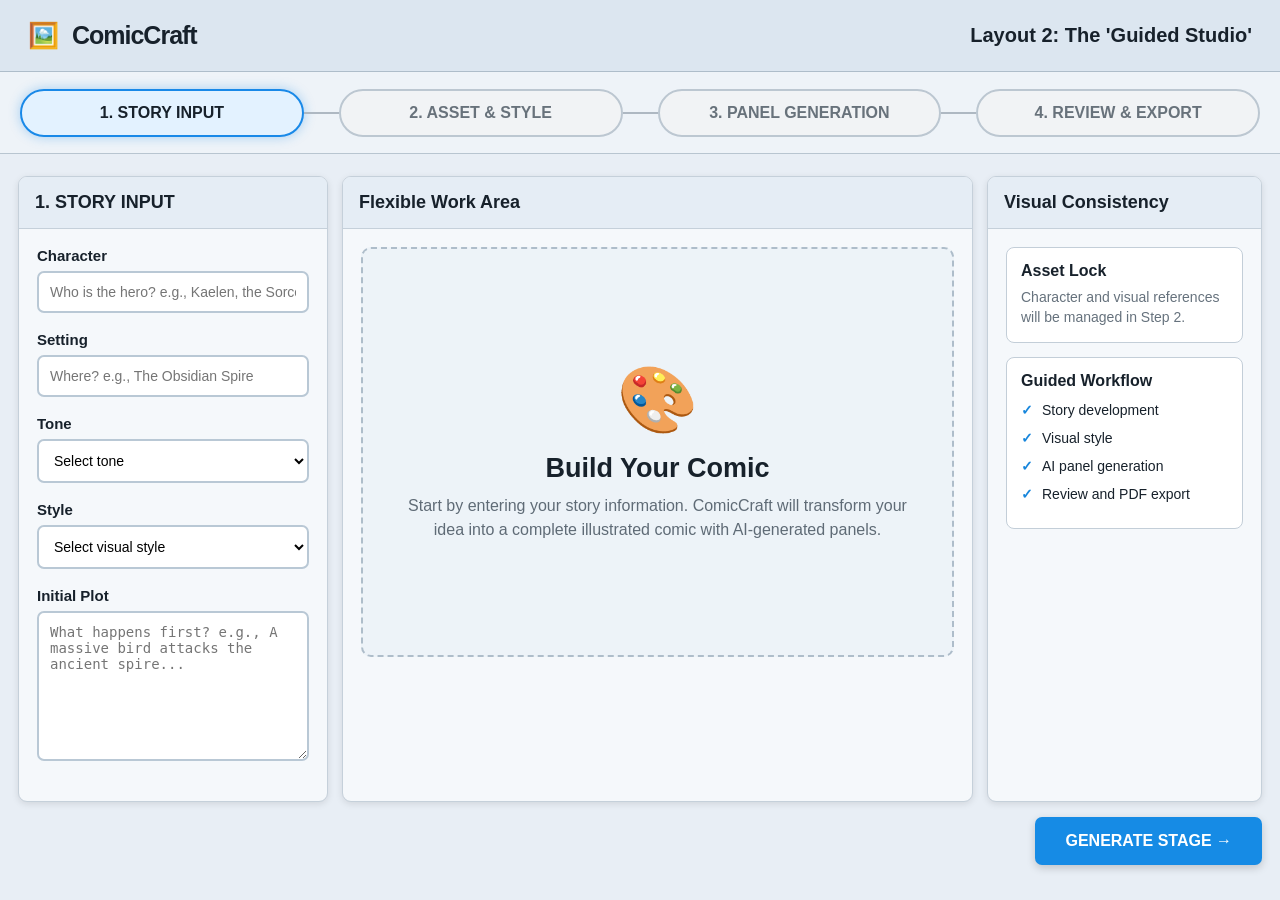
<file: app/templates/index.html>
<!DOCTYPE html>
<html lang="en">
<head>
    <meta charset="UTF-8">
    <meta name="viewport" content="width=device-width, initial-scale=1.0">

    <title>ComicCraft</title>

    <style>
        * {
            box-sizing: border-box;
        }

        body {
            margin: 0;
            font-family: Arial, Helvetica, sans-serif;
            background: #e8eef5;
            color: #17212b;
        }

        /* ---------- HEADER ---------- */

        .top-header {
            height: 72px;
            background: #dce6f0;
            border-bottom: 1px solid #aebdca;
            display: flex;
            align-items: center;
            padding: 0 28px;
            box-shadow: 0 2px 6px rgba(0,0,0,0.12);
        }

        .logo {
            font-size: 25px;
            font-weight: 800;
            letter-spacing: -1px;
        }

        .logo-icon {
            display: inline-block;
            margin-right: 8px;
        }

        .project-title {
            margin-left: auto;
            font-size: 20px;
            font-weight: 700;
        }

        /* ---------- NAVIGATION ---------- */

        .workflow {
            height: 82px;
            background: #eef3f8;
            border-bottom: 1px solid #b8c5d0;
            display: flex;
            align-items: center;
            justify-content: center;
            padding: 12px 20px;
        }

        .workflow-inner {
            width: 100%;
            max-width: 1350px;
            display: flex;
            align-items: center;
            gap: 0;
        }

        .step {
            flex: 1;
            height: 48px;
            border: 2px solid #bcc7d1;
            border-radius: 28px;
            background: #f1f3f5;
            display: flex;
            align-items: center;
            justify-content: center;
            font-size: 16px;
            font-weight: 700;
            color: #68727b;
            transition: 0.2s;
        }

        .step.active {
            background: #e3f2ff;
            border-color: #1989e8;
            color: #17212b;
            box-shadow: 0 0 12px rgba(25, 137, 232, 0.35);
        }

        .connector {
            width: 35px;
            height: 2px;
            background: #aeb8c2;
        }

        /* ---------- MAIN ---------- */

        .main-container {
            max-width: 1350px;
            margin: 22px auto;
            padding: 0 18px;
        }

        .workspace {
            display: grid;
            grid-template-columns: 310px 1fr 275px;
            gap: 14px;
        }

        .panel {
            background: #f5f8fb;
            border: 1px solid #c5d0da;
            border-radius: 9px;
            box-shadow: 0 2px 7px rgba(0,0,0,0.10);
            overflow: hidden;
        }

        .panel-header {
            padding: 15px 16px;
            background: #e5edf5;
            border-bottom: 1px solid #c5d0da;
            font-size: 18px;
            font-weight: 800;
        }

        .panel-body {
            padding: 18px;
        }

        /* ---------- FORM ---------- */

        label {
            display: block;
            font-size: 15px;
            font-weight: 700;
            margin-bottom: 7px;
        }

        .form-group {
            margin-bottom: 18px;
        }

        input,
        textarea,
        select {
            width: 100%;
            border: 2px solid #b9c8d5;
            border-radius: 7px;
            background: white;
            padding: 11px;
            font-size: 14px;
            outline: none;
        }

        input:focus,
        textarea:focus,
        select:focus {
            border-color: #218de6;
            box-shadow: 0 0 6px rgba(33, 141, 230, 0.25);
        }

        textarea {
            min-height: 150px;
            resize: vertical;
        }

        /* ---------- CENTER ---------- */

        .center-panel {
            min-height: 590px;
        }

        .welcome-box {
            border: 2px dashed #aebdca;
            border-radius: 10px;
            min-height: 410px;
            display: flex;
            flex-direction: column;
            justify-content: center;
            align-items: center;
            text-align: center;
            padding: 30px;
            background: #edf3f8;
        }

        .welcome-icon {
            font-size: 65px;
            margin-bottom: 15px;
        }

        .welcome-title {
            font-size: 27px;
            font-weight: 800;
            margin-bottom: 10px;
        }

        .welcome-text {
            max-width: 500px;
            color: #5f6b76;
            line-height: 1.5;
        }

        /* ---------- RIGHT PANEL ---------- */

        .info-card {
            border: 1px solid #c3ced8;
            border-radius: 8px;
            padding: 14px;
            background: white;
            margin-bottom: 14px;
        }

        .info-title {
            font-weight: 800;
            margin-bottom: 7px;
        }

        .info-text {
            color: #66727d;
            font-size: 14px;
            line-height: 1.45;
        }

        .feature {
            display: flex;
            gap: 9px;
            margin: 12px 0;
            font-size: 14px;
        }

        .feature-icon {
            font-weight: bold;
            color: #1786dc;
        }

        /* ---------- BUTTONS ---------- */

        .bottom-actions {
            display: flex;
            justify-content: flex-end;
            margin-top: 15px;
        }

        .generate-btn {
            border: none;
            border-radius: 7px;
            background: #168be5;
            color: white;
            padding: 15px 30px;
            font-size: 16px;
            font-weight: 800;
            cursor: pointer;
            box-shadow: 0 3px 8px rgba(0,0,0,0.18);
        }

        .generate-btn:hover {
            background: #0878cc;
        }

        /* ---------- RESPONSIVE ---------- */

        @media (max-width: 1000px) {
            .workspace {
                grid-template-columns: 1fr;
            }

            .workflow {
                overflow-x: auto;
            }

            .workflow-inner {
                min-width: 850px;
            }

            .project-title {
                display: none;
            }
        }
    </style>
</head>

<body>

    <!-- HEADER -->
    <header class="top-header">
        <div class="logo">
            <span class="logo-icon">🖼️</span>
            ComicCraft
        </div>

        <div class="project-title">
            Layout 2: The 'Guided Studio'
        </div>
    </header>


    <!-- WORKFLOW NAVIGATION -->
    <nav class="workflow">

        <div class="workflow-inner">

            <div class="step active">
                1. STORY INPUT
            </div>

            <div class="connector"></div>

            <div class="step">
                2. ASSET & STYLE
            </div>

            <div class="connector"></div>

            <div class="step">
                3. PANEL GENERATION
            </div>

            <div class="connector"></div>

            <div class="step">
                4. REVIEW & EXPORT
            </div>

        </div>

    </nav>


    <!-- MAIN WORKSPACE -->
    <main class="main-container">

        <form action="/generate" method="post">

            <div class="workspace">

                <!-- LEFT -->
                <section class="panel">

                    <div class="panel-header">
                        1. STORY INPUT
                    </div>

                    <div class="panel-body">

                        <div class="form-group">
                            <label>Character</label>

                            <input
                                type="text"
                                name="character"
                                placeholder="Who is the hero? e.g., Kaelen, the Sorcerer"
                                required
                            >
                        </div>


                        <div class="form-group">
                            <label>Setting</label>

                            <input
                                type="text"
                                name="setting"
                                placeholder="Where? e.g., The Obsidian Spire"
                                required
                            >
                        </div>


                        <div class="form-group">
                            <label>Tone</label>

                            <select name="tone" required>
                                <option value="">Select tone</option>
                                <option value="Funny">FUNNY</option>
                                <option value="Dramatic">DRAMATIC</option>
                                <option value="Epic">EPIC</option>
                                <option value="Dark">DARK</option>
                                <option value="Adventure">ADVENTURE</option>
                            </select>
                        </div>


                        <div class="form-group">
                            <label>Style</label>

                            <select name="style" required>
                                <option value="">Select visual style</option>
                                <option value="Comic Book">Comic Book</option>
                                <option value="Anime">Anime</option>
                                <option value="Manga">Manga</option>
                                <option value="Western Cartoon">Western Cartoon</option>
                                <option value="Cinematic">Cinematic</option>
                            </select>
                        </div>


                        <div class="form-group">
                            <label>Initial Plot</label>

                            <textarea
                                name="prompt"
                                placeholder="What happens first? e.g., A massive bird attacks the ancient spire..."
                                required
                            ></textarea>
                        </div>

                    </div>

                </section>


                <!-- CENTER -->
                <section class="panel center-panel">

                    <div class="panel-header">
                        Flexible Work Area
                    </div>

                    <div class="panel-body">

                        <div class="welcome-box">

                            <div class="welcome-icon">
                                🎨
                            </div>

                            <div class="welcome-title">
                                Build Your Comic
                            </div>

                            <div class="welcome-text">
                                Start by entering your story information.
                                ComicCraft will transform your idea into a
                                complete illustrated comic with AI-generated
                                panels.
                            </div>

                        </div>

                    </div>

                </section>


                <!-- RIGHT -->
                <aside class="panel">

                    <div class="panel-header">
                        Visual Consistency
                    </div>

                    <div class="panel-body">

                        <div class="info-card">

                            <div class="info-title">
                                Asset Lock
                            </div>

                            <div class="info-text">
                                Character and visual references will be
                                managed in Step 2.
                            </div>

                        </div>


                        <div class="info-card">

                            <div class="info-title">
                                Guided Workflow
                            </div>

                            <div class="feature">
                                <span class="feature-icon">✓</span>
                                Story development
                            </div>

                            <div class="feature">
                                <span class="feature-icon">✓</span>
                                Visual style
                            </div>

                            <div class="feature">
                                <span class="feature-icon">✓</span>
                                AI panel generation
                            </div>

                            <div class="feature">
                                <span class="feature-icon">✓</span>
                                Review and PDF export
                            </div>

                        </div>

                    </div>

                </aside>

            </div>


            <!-- ACTION -->
            <div class="bottom-actions">

                <button
                    type="submit"
                    class="generate-btn"
                >
                    GENERATE STAGE →
                </button>

            </div>

        </form>

    </main>

</body>
</html>
</file>
